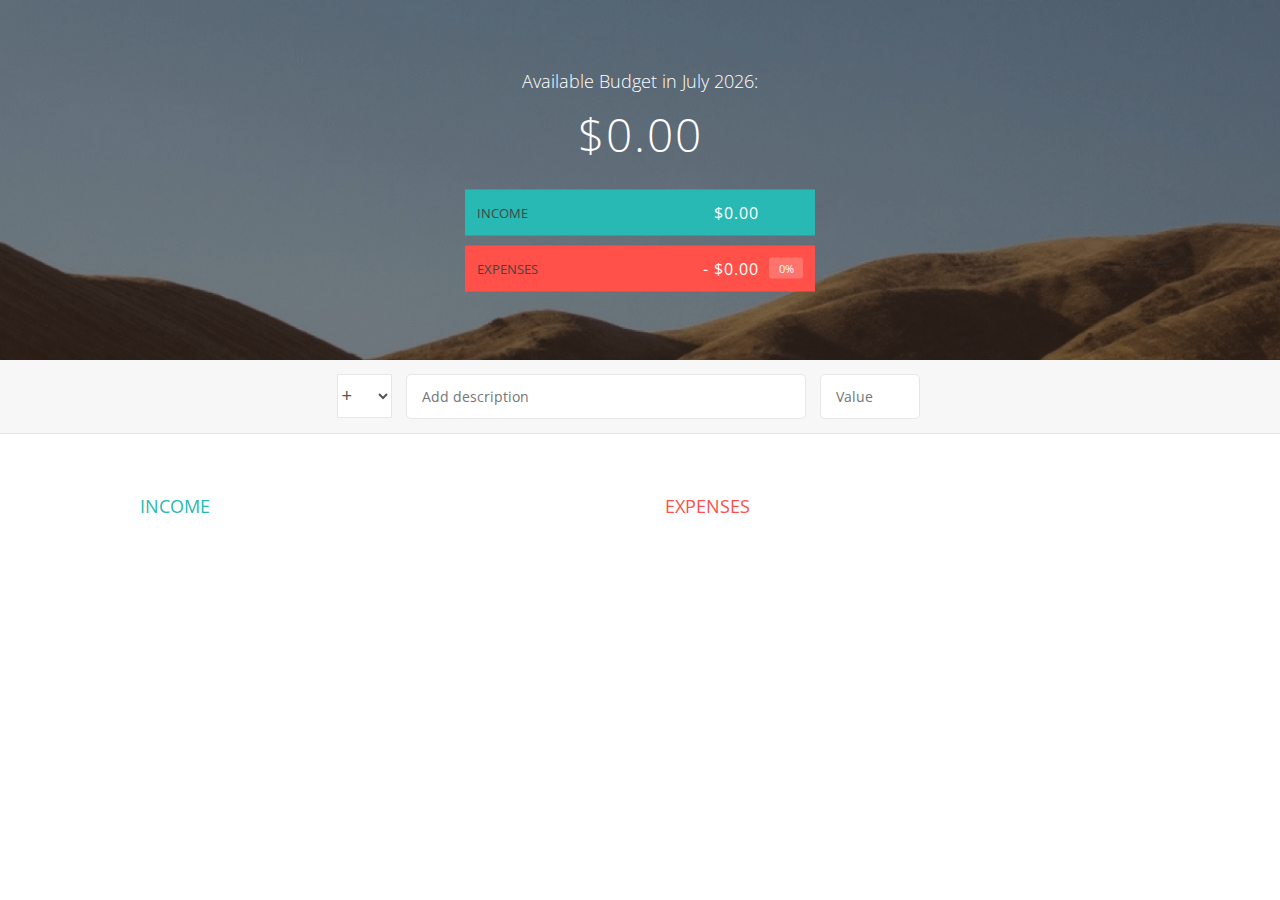
<file: Budget-Calculator/index.html>
<!DOCTYPE html>
<html lang="en">
    <head>
        <meta charset="UTF-8">
        <link href="https://fonts.googleapis.com/css?family=Open+Sans:100,300,400,600" rel="stylesheet" type="text/css">
        <link href="http://code.ionicframework.com/ionicons/2.0.1/css/ionicons.min.css" rel="stylesheet" type="text/css">
        <link type="text/css" rel="stylesheet" href="style.css">
        <link rel="shortcut icon" href="favicon.png" type="image/x-icon">
        <title>Budgety</title>
    </head>
    <body>
        
        <div class="top">
            <div class="budget">
                <div class="budget__title">
                    Available Budget in <span class="budget__title--month">%Month%</span>:
                </div>
                
                <div class="budget__value">+ 2,345.64</div>
                
                <div class="budget__income clearfix">
                    <div class="budget__income--text">Income</div>
                    <div class="right">
                        <div class="budget__income--value">+ 4,300.00</div>
                        <div class="budget__income--percentage">&nbsp;</div>
                    </div>
                </div>
                
                <div class="budget__expenses clearfix">
                    <div class="budget__expenses--text">Expenses</div>
                    <div class="right clearfix">
                        <div class="budget__expenses--value">- 1,954.36</div>
                        <div class="budget__expenses--percentage">45%</div>
                    </div>
                </div>
            </div>
        </div>
        
        
        
        <div class="bottom">
            <div class="add">
                <div class="add__container">
                    <select class="add__type">
                        <option value="inc" selected>+</option>
                        <option value="exp">-</option>
                    </select>
                    <input type="text" class="add__description" placeholder="Add description">
                    <input type="number" class="add__value" placeholder="Value">
                    <button class="add__btn"><i class="ion-ios-checkmark-outline"></i></button>
                </div>
            </div>
            
            <div class="container clearfix">
                <div class="income">
                    <h2 class="icome__title">Income</h2>
                    
                    <div class="income__list">
                       
                        
                        <!-- <div class="item clearfix" id="income-0">
                            <div class="item__description">Salary</div>
                            <div class="right clearfix">
                                <div class="item__value">+ 2,100.00</div>
                                <div class="item__delete">
                                    <button class="item__delete--btn"><i class="ion-ios-close-outline"></i></button>
                                </div>
                            </div>
                        </div>
                        
                        <div class="item clearfix" id="income-1">
                            <div class="item__description">Sold car</div>
                            <div class="right clearfix">
                                <div class="item__value">+ 1,500.00</div>
                                <div class="item__delete">
                                    <button class="item__delete--btn"><i class="ion-ios-close-outline"></i></button>
                                </div>
                            </div>
                        </div> -->
                       
                        
                    </div>
                </div>
                
                
                
                <div class="expenses">
                    <h2 class="expenses__title">Expenses</h2>
                    
                    <div class="expenses__list">
                       
                        
                        <!-- <div class="item clearfix" id="expense-0">
                            <div class="item__description">Apartment rent</div>
                            <div class="right clearfix">
                                <div class="item__value">- 900.00</div>
                                <div class="item__percentage">21%</div>
                                <div class="item__delete">
                                    <button class="item__delete--btn"><i class="ion-ios-close-outline"></i></button>
                                </div>
                            </div>
                        </div>

                        <div class="item clearfix" id="expense-1">
                            <div class="item__description">Grocery shopping</div>
                            <div class="right clearfix">
                                <div class="item__value">- 435.28</div>
                                <div class="item__percentage">10%</div>
                                <div class="item__delete">
                                    <button class="item__delete--btn"><i class="ion-ios-close-outline"></i></button>
                                </div>
                            </div>
                        </div> -->
                       
                        
                    </div>
                </div>
            </div>
            
            
        </div>
        
        <script src="app.js"></script>
    </body>
</html>
</file>
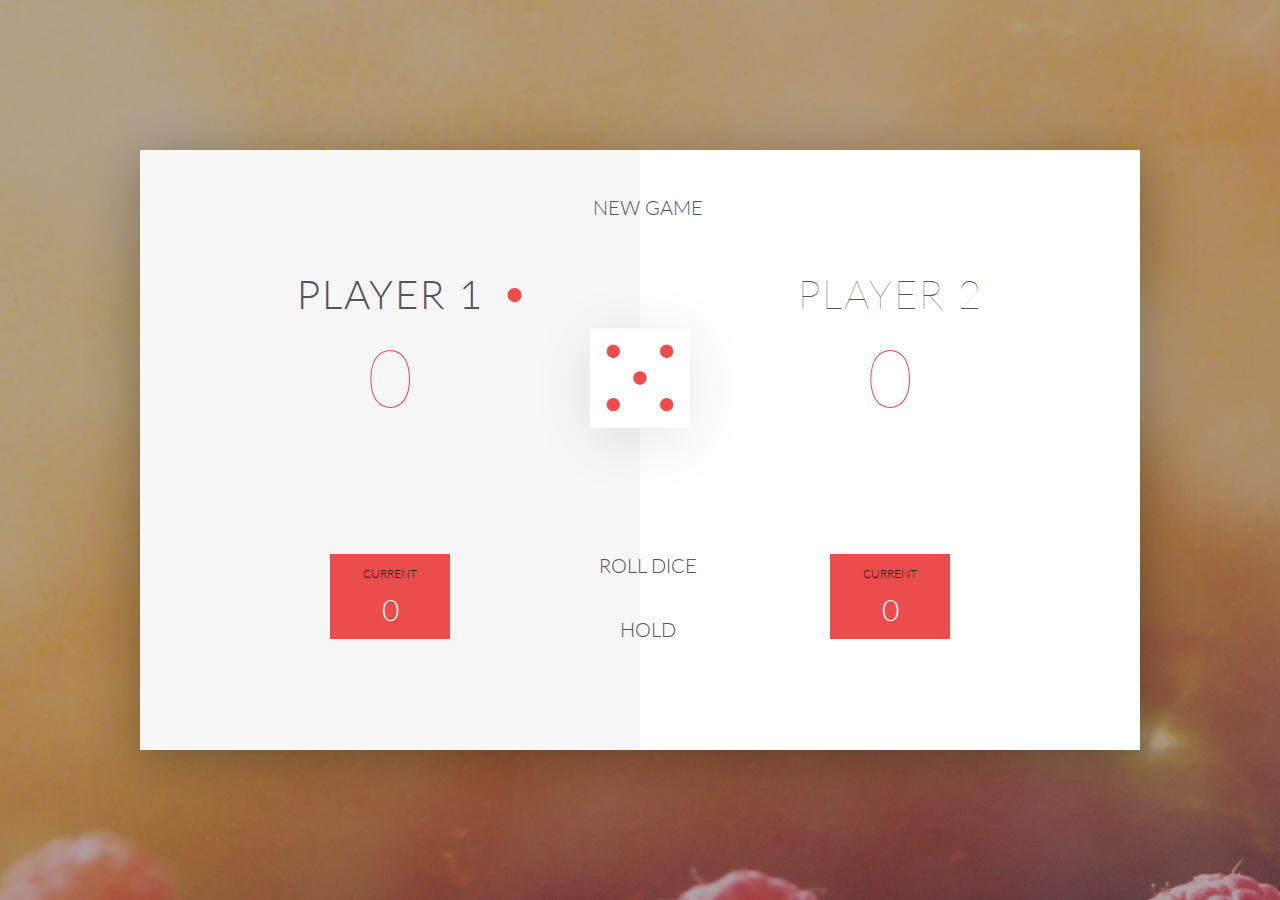
<file: Pig-Game/index.html>
<!DOCTYPE html>
<html lang="en">
    <head>
        <meta charset="UTF-8">
        <link href="https://fonts.googleapis.com/css?family=Lato:100,300,600" rel="stylesheet" type="text/css">
        <link href="http://code.ionicframework.com/ionicons/2.0.1/css/ionicons.min.css" rel="stylesheet" type="text/css">
        <link type="text/css" rel="stylesheet" href="style.css">
        
        <title>Pig Game</title>
    </head>

    <body>
        <div class="wrapper clearfix">
            <div class="player-0-panel active">
                <div class="player-name" id="name-0">Player 1</div>
                <div class="player-score" id="score-0">43</div>
                <div class="player-current-box">
                    <div class="player-current-label">Current</div>
                    <div class="player-current-score" id="current-0">11</div>
                </div>
            </div>
            
            <div class="player-1-panel">
                <div class="player-name" id="name-1">Player 2</div>
                <div class="player-score" id="score-1">72</div>
                <div class="player-current-box">
                    <div class="player-current-label">Current</div>
                    <div class="player-current-score" id="current-1">0</div>
                </div>
            </div>
            
            <button class="btn-new"><i class="ion-ios-plus-outline"></i>New game</button>
            <button class="btn-roll"><i class="ion-ios-loop"></i>Roll dice</button>
            <button class="btn-hold"><i class="ion-ios-download-outline"></i>Hold</button>
            
            <img src="dice-5.png" alt="Dice" class="dice">
        </div>
        
        <script src="app.js"></script>
    </body>
</html>
</file>
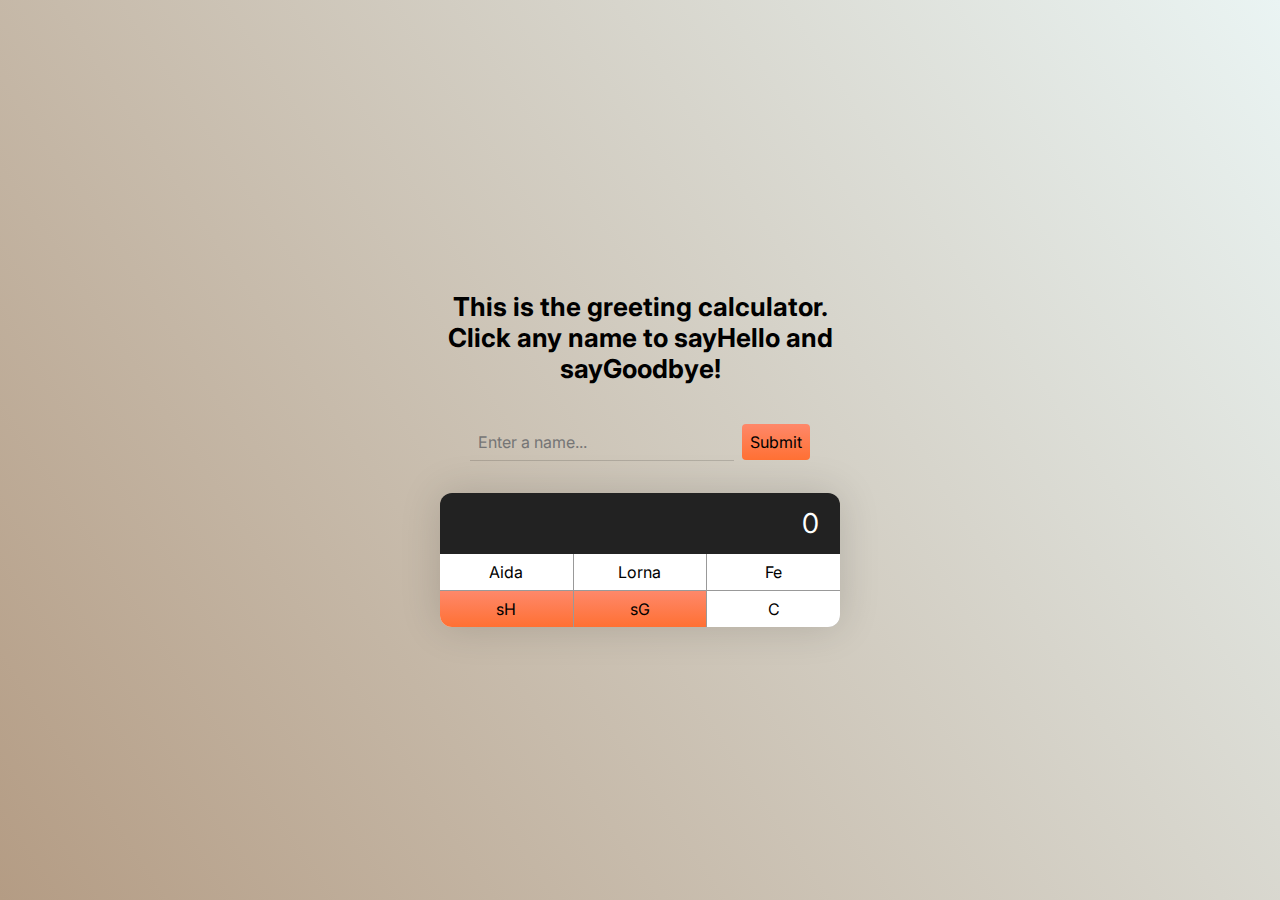
<file: SayHello/index.html>
<!DOCTYPE html>
<html lang="en">
<head>
    <meta charset="UTF-8">
    <meta name="viewport" content="width=device-width, initial-scale=1.0">
    <link rel="stylesheet" href="styles.css">
    <link rel="preconnect" href="https://fonts.gstatic.com">
    <link href="https://fonts.googleapis.com/css2?family=Inter&display=swap" rel="stylesheet">
    <link rel="shortcut icon" href="favicon.png" type="image/x-icon">
    <title>Say Hello</title>
</head>
<body>
    <main>
        <h1>This is the greeting calculator.<br>Click any name to sayHello and sayGoodbye!</h1>
        <!-- Name Input Form -->
        <div id="name-form">
            <!-- Name Input Area -->
            <input id="name-field" type="text" placeholder="Enter a name...">
            <button id="enter-name">Submit</button>
        </div>
        <!-- Calculator Body -->
        <div id="calculator">
            <!-- Display Screen -->
            <div id="display-screen">
                <span id="display-text">0</span>
            </div>
            <!-- Calculator Keys -->
            <div class="calculator__keys">
                <!-- Name Buttons -->
                <button id="name-1">Aida</button>
                <button id="name-2">Lorna</button>
                <button id="name-3">Fe</button>
                <!-- Main Action Buttons -->
                <button id="say-hello" class="key--equal">sH</button>
                <button id="say-bye" class="key--equal">sG</button>
                <button id="clear">C</button>
            </div>
        </div>
    </main>
    <script src="app.js"></script>
</body>
</html>
</file>
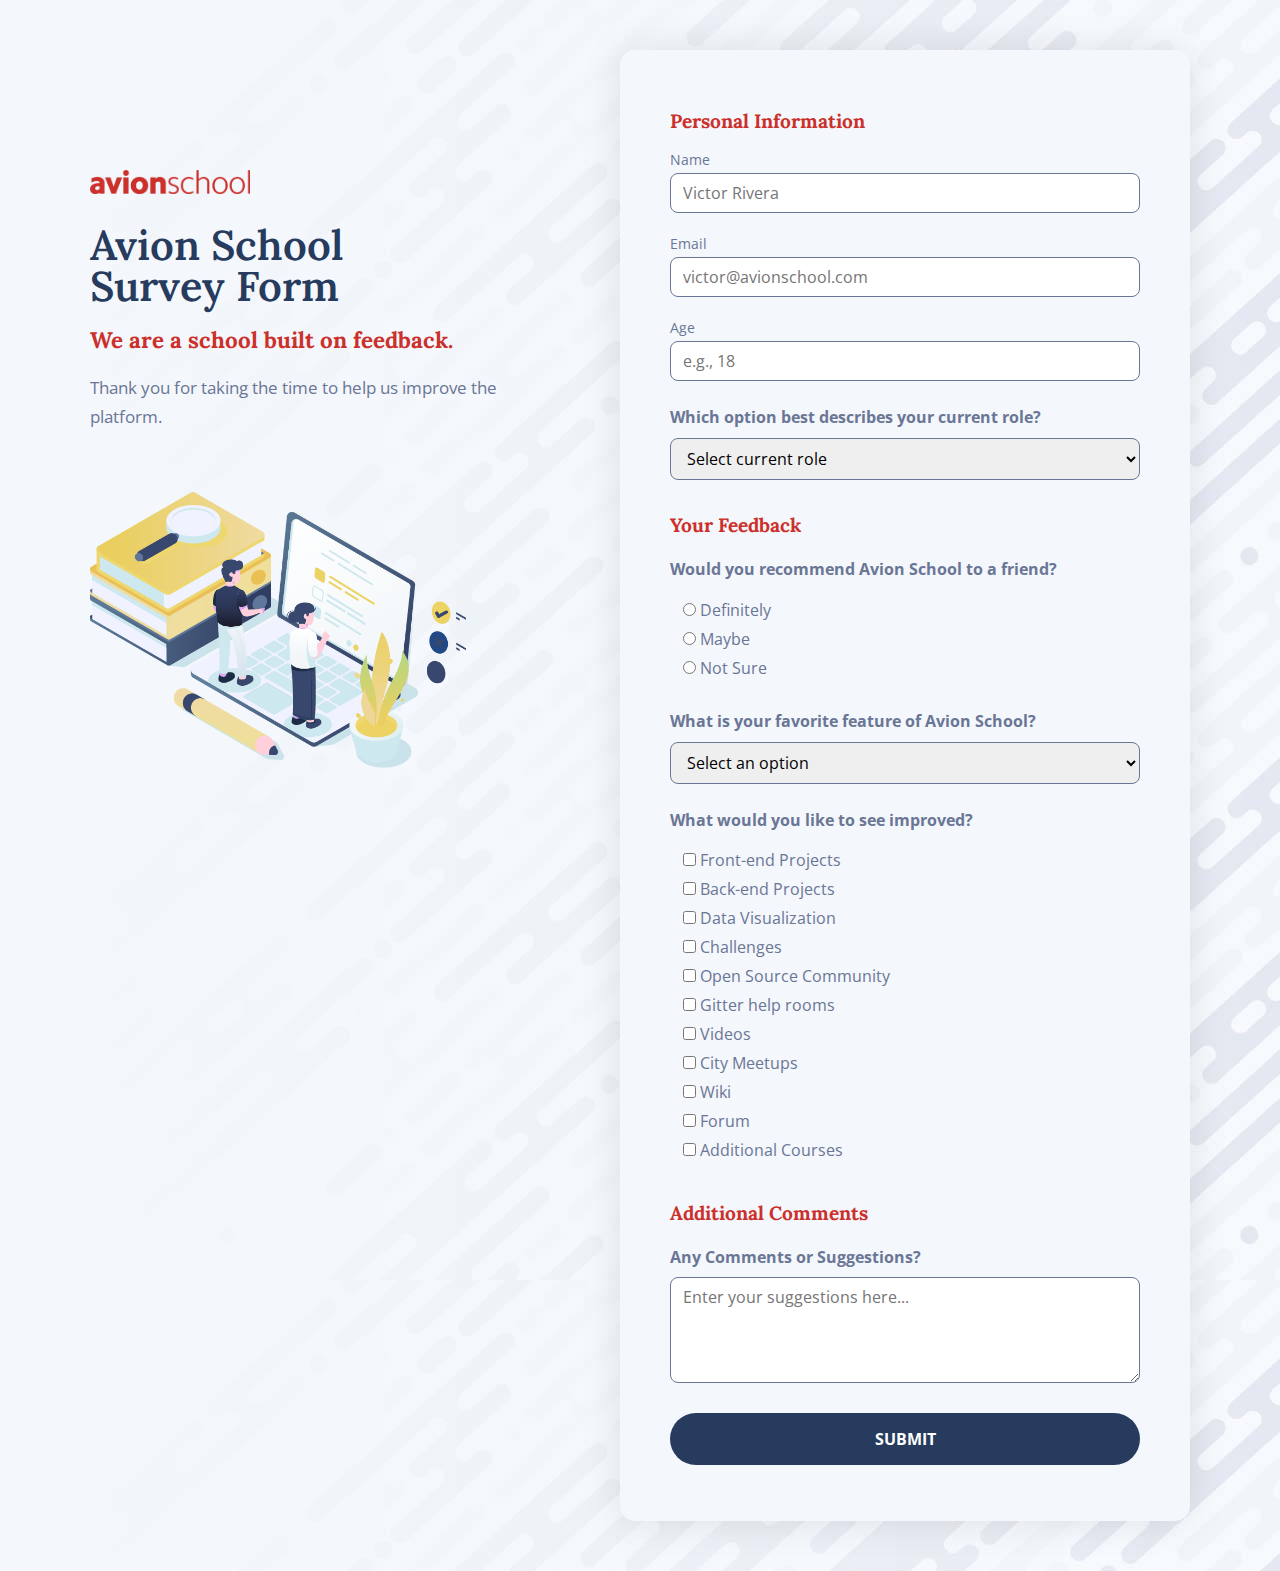
<file: Survey-Form/index.html>
<!DOCTYPE html>
<html lang="en">
<head>
    <meta charset="UTF-8">
    <meta name="viewport" content="width=device-width, initial-scale=1.0">
    <title>Avion School Survey Form</title>
    <link href="https://fonts.googleapis.com/css2?family=Lora:ital,wght@0,600;0,700;1,600;1,700&display=swap" rel="stylesheet">
    <link href="https://fonts.googleapis.com/css2?family=Open+Sans:ital,wght@0,300;0,700;1,300;1,700&display=swap" rel="stylesheet">
    <link rel="stylesheet" href="styles.css">
    <link rel="shortcut icon" href="favicon.png" type="image/x-icon">
</head>
<body>
    <main>
        <div id="section">
            <div id="intro">
                <img id="logo" src="logo.png" alt="Avion School Logo">
                <h1 id="title">Avion School <br>Survey Form</h1>
                <h2>We are a school built on feedback.</h2>
                <p id="description">Thank you for taking the time to help us improve the platform.</p>
                <img id="illustration" src="survey.png" alt="">
            </div>
            <div id="container">
                <form id="survey-form" action="" method="post">
                    <h3>Personal Information</h3>
                        <!-- Name / Text -->
                        <label id="name-label" for="name">Name</label>
                        <input type="text" name="name" id="name" placeholder="Victor Rivera" required pattern="^[A-Za-z ]+$" title="Please enter a valid name">
                        <div class="spacer"></div>
                        <!-- Email -->
                        <label id="email-label" for="email">Email</label>
                        <input type="email" name="email" id="email" placeholder="victor@avionschool.com" required pattern="[^@]+@[^@]+\.[a-zA-Z]{2,6}" title="Please enter a valid email address">
                        <div class="spacer"></div>
                        <!-- Age / Number -->
                        <label id="number-label" for="number">Age</label>
                        <input type="number" name="number" id="number" min="18" max="65" placeholder="e.g., 18" pattern="[0-9]{2}" title="You should be between 18-65 years old">
                        <div class="spacer"></div>
                        <!-- Role /  Select -->
                        <label class="question" for="dropdown">Which option best describes your current role?</label>
                            <select name="role" id="dropdown" required>
                                <option value="placeholder" disabled selected>Select current role</option>
                                <option value="designer">Designer</option>
                                <option value="developer">Developer</option>
                                <option value="engineer">Engineer</option>
                                <option value="data-analyst">Data Analyst</option>
                                <option value="other">Other</option>
                            </select>
                        <div class="spacer"></div>
                    <h3>Your Feedback</h3>
                        <!-- Reco / Radio -->
                        <label class="question" for="reco">Would you recommend Avion School to a friend?</label>
                            <fieldset id="reco" name="reco">
                                <input type="radio" id="definitely" name="reco" value="definitely">
                                <label for="definitely">Definitely</label><br>
                                <input type="radio" id="maybe" name="reco" value="maybe">
                                <label for="maybe">Maybe</label><br>
                                <input type="radio" id="not-sure" name="reco" value="not-sure">
                                <label for="not-sure">Not Sure</label><br>
                            </fieldset>
                        <div class="spacer"></div>
                        <!-- Feature / Select -->
                        <label class="question" for="feature">What is your favorite feature of Avion School?</label>
                            <select name="feature" id="feature" required>
                                <option value="placeholder" disabled selected>Select an option</option>
                                <option value="lectures">Lectures</option>
                                <option value="projects">Projects</option>
                                <option value="career">Career Placement</option>
                                <option value="instructors">Instructors</option>
                                <option value="classmates">Classmates</option>
                                <option value="other">Other</option>
                            </select>
                        <div class="spacer"></div>
                        <!-- Improve -->
                        <label class="question" for="improve">What would you like to see improved?</label>
                            <fieldset id="improve" name="improve">
                                <input type="checkbox" id="front-end" name="improve" value="front-end">
                                <label for="front-end">Front-end Projects</label><br>
                                <input type="checkbox" id="back-end" name="improve" value="back-end">
                                <label for="back-end">Back-end Projects</label><br>
                                <input type="checkbox" id="data" name="improve" value="data">
                                <label for="data">Data Visualization</label><br>
                                <input type="checkbox" id="challenges" name="improve" value="challenges">
                                <label for="challenges">Challenges</label><br>
                                <input type="checkbox" id="open-source" name="improve" value="open-source">
                                <label for="open-source">Open Source Community</label><br>
                                <input type="checkbox" id="gitter" name="improve" value="gitter">
                                <label for="gitter">Gitter help rooms</label><br>
                                <input type="checkbox" id="videos" name="improve" value="videos">
                                <label for="videos">Videos</label><br>
                                <input type="checkbox" id="city" name="improve" value="city">
                                <label for="city">City Meetups</label><br>
                                <input type="checkbox" id="wiki" name="improve" value="wiki">
                                <label for="wiki">Wiki</label><br>
                                <input type="checkbox" id="forum" name="improve" value="forum">
                                <label for="forum">Forum</label><br>
                                <input type="checkbox" id="additional" name="improve" value="additional">
                                <label for="additional">Additional Courses</label><br>
                            </fieldset>
                        <div class="spacer"></div>
                    <h3>Additional Comments</h3>
                        <!-- Comments -->
                        <label class="question" for="comments">Any Comments or Suggestions?</label>
                        <textarea name="comments" id="comments" cols="30" rows="4" placeholder="Enter your suggestions here..."></textarea>
                        <div class="spacer"></div>
                        <!-- Submit -->
                        <input id="submit" type="submit" value="Submit">
                </form>
            </div>
        </div>
    </main>
</body>
</html>
</file>
<file: Budget-Calculator/style.css>
/**********************************************
*** GENERAL
**********************************************/

* {
    margin: 0;
    padding: 0;
    box-sizing: border-box;
}

.clearfix::after {
    content: "";
    display: table;
    clear: both;
}

body {
    color: #555;
    font-family: Open Sans;
    font-size: 16px;
    position: relative;
    height: 100vh;
    font-weight: 400;
}

.right { float: right; }
.red { color: #FF5049 !important; }
.red-focus:focus { border: 1px solid #FF5049 !important; }

/**********************************************
*** TOP PART
**********************************************/

.top {
    height: 40vh;
    background-image: linear-gradient(rgba(0, 0, 0, 0.35), rgba(0, 0, 0, 0.35)), url(back.png);
    background-size: cover;
    background-position: center;
    position: relative;
}

.budget {
    position: absolute;
    width: 350px;
    top: 50%;
    left: 50%;
    transform: translate(-50%, -50%);
    color: #fff;
}

.budget__title {
    font-size: 18px;
    text-align: center;
    margin-bottom: 10px;
    font-weight: 300;
}

.budget__value {
    font-weight: 300;
    font-size: 46px;
    text-align: center;
    margin-bottom: 25px;
    letter-spacing: 2px;
}

.budget__income,
.budget__expenses {
    padding: 12px;
    text-transform: uppercase;
}

.budget__income {
    margin-bottom: 10px;
    background-color: #28B9B5;
}

.budget__expenses {
    background-color: #FF5049;
}

.budget__income--text,
.budget__expenses--text {
    float: left;
    font-size: 13px;
    color: #444;
    margin-top: 2px;
}

.budget__income--value,
.budget__expenses--value {
    letter-spacing: 1px;
    float: left;
}

.budget__income--percentage,
.budget__expenses--percentage {
    float: left;
    width: 34px;
    font-size: 11px;
    padding: 3px 0;
    margin-left: 10px;
}

.budget__expenses--percentage {
    background-color: rgba(255, 255, 255, 0.2);
    text-align: center;
    border-radius: 3px;
}


/**********************************************
*** BOTTOM PART
**********************************************/

/***** FORM *****/
.add {
    padding: 14px;
    border-bottom: 1px solid #e7e7e7;
    background-color: #f7f7f7;
}

.add__container {
    margin: 0 auto;
    text-align: center;
}

.add__type {
    width: 55px;
    border: 1px solid #e7e7e7;
    height: 44px;
    font-size: 18px;
    color: inherit;
    background-color: #fff;
    margin-right: 10px;
    font-weight: 300;
    transition: border 0.3s;
}

.add__description,
.add__value {
    border: 1px solid #e7e7e7;
    background-color: #fff;
    color: inherit;
    font-family: inherit;
    font-size: 14px;
    padding: 12px 15px;
    margin-right: 10px;
    border-radius: 5px;
    transition: border 0.3s;
}

.add__description { width: 400px;}
.add__value { width: 100px;}

.add__btn {
    font-size: 35px;
    background: none;
    border: none;
    color: #28B9B5;
    cursor: pointer;
    display: inline-block;
    vertical-align: middle;
    line-height: 1.1;
    margin-left: 10px;
}

.add__btn:active { transform: translateY(2px); }

.add__type:focus,
.add__description:focus,
.add__value:focus {
    outline: none;
    border: 1px solid #28B9B5;
}

.add__btn:focus { outline: none; }

/***** LISTS *****/
.container {
    width: 1000px;
    margin: 60px auto;
}

.income {
    float: left;
    width: 475px;
    margin-right: 50px;
}

.expenses {
    float: left;
    width: 475px;
}

h2 {
    text-transform: uppercase;
    font-size: 18px;
    font-weight: 400;
    margin-bottom: 15px;
}

.icome__title { color: #28B9B5; }
.expenses__title { color: #FF5049; }

.item {
    padding: 13px;
    border-bottom: 1px solid #e7e7e7;
}

.item:first-child { border-top: 1px solid #e7e7e7; }
.item:nth-child(even) { background-color: #f7f7f7; }

.item__description {
    float: left;
}

.item__value {
    float: left;
    transition: transform 0.3s;
}

.item__percentage {
    float: left;
    margin-left: 20px;
    transition: transform 0.3s;
    font-size: 11px;
    background-color: #FFDAD9;
    padding: 3px;
    border-radius: 3px;
    width: 32px;
    text-align: center;
}

.income .item__value,
.income .item__delete--btn {
    color: #28B9B5;
}

.expenses .item__value,
.expenses .item__percentage,
.expenses .item__delete--btn {
    color: #FF5049;
}


.item__delete {
    float: left;
}

.item__delete--btn {
    font-size: 22px;
    background: none;
    border: none;
    cursor: pointer;
    display: inline-block;
    vertical-align: middle;
    line-height: 1;
    display: none;
}

.item__delete--btn:focus { outline: none; }
.item__delete--btn:active { transform: translateY(2px); }

.item:hover .item__delete--btn { display: block; }
.item:hover .item__value { transform: translateX(-20px); }
.item:hover .item__percentage { transform: translateX(-20px); }


.unpaid {
    background-color: #FFDAD9 !important;
    cursor: pointer;
    color: #FF5049;

}

.unpaid .item__percentage { box-shadow: 0 2px 6px 0 rgba(0, 0, 0, 0.1); }
.unpaid:hover .item__description { font-weight: 900; }
</file>
<file: Pig-Game/style.css>
/**********************************************
*** GENERAL
**********************************************/

* {
    margin: 0;
    padding: 0;
    box-sizing: border-box;
    
}

.clearfix::after {
    content: "";
    display: table;
    clear: both;
}

body {
    background-image: linear-gradient(rgba(62, 20, 20, 0.4), rgba(62, 20, 20, 0.4)), url(back.jpg);
    background-size: cover;
    background-position: center;
    font-family: Lato;
    font-weight: 300;
    position: relative;
    height: 100vh;
    color: #555;
}

.wrapper {
    width: 1000px;
    position: absolute;
    top: 50%;
    left: 50%;
    transform: translate(-50%, -50%);
    background-color: #fff;
    box-shadow: 0px 10px 50px rgba(0, 0, 0, 0.3);
    overflow: hidden;
}

.player-0-panel,
.player-1-panel {
    width: 50%;
    float: left;
    height: 600px;
    padding: 100px;
}



/**********************************************
*** PLAYERS
**********************************************/

.player-name {
    font-size: 40px;
    text-align: center;
    text-transform: uppercase;
    letter-spacing: 2px;
    font-weight: 100;
    margin-top: 20px;
    margin-bottom: 10px;
    position: relative;
}

.player-score {
    text-align: center;
    font-size: 80px;
    font-weight: 100;
    color: #EB4D4D;
    margin-bottom: 130px;
}

.active { background-color: #f7f7f7; }
.active .player-name { font-weight: 300; }

.active .player-name::after {
    content: "\2022";
    font-size: 47px;
    position: absolute;
    color: #EB4D4D;
    top: -7px;
    right: 10px;
    
}

.final-score {
    position: absolute;
    left: 50%;
    transform: translateX(-50%);
    top: 520px;
    color: #222831;
    font-size: 18px;
    font-family: 'Lato', sans-serif;
    text-align: center;
    padding: 10px;
    width: 160px;
    text-transform: uppercase;
}

.final-score:focus {
    background: #ccc;
    outline: none;
}

.player-current-box {
    background-color: #EB4D4D;
    color: #fff;
    width: 40%;
    margin: 0 auto;
    padding: 12px;
    text-align: center;
}

.player-current-label {
    text-transform: uppercase;
    margin-bottom: 10px;
    font-size: 12px;
    color: #222;
}

.player-current-score {
    font-size: 30px;
}

button {
    position: absolute;
    width: 200px;
    left: 50%;
    transform: translateX(-50%);
    color: #555;
    background: none;
    border: none;
    font-family: Lato;
    font-size: 20px;
    text-transform: uppercase;
    cursor: pointer;
    font-weight: 300;
    transition: background-color 0.3s, color 0.3s;
}

button:hover { font-weight: 600; }
button:hover i { margin-right: 20px; }

button:focus {
    outline: none;
}

i {
    color: #EB4D4D;
    display: inline-block;
    margin-right: 15px;
    font-size: 32px;
    line-height: 1;
    vertical-align: text-top;
    margin-top: -4px;
    transition: margin 0.3s;
}

.btn-new { top: 45px;}
.btn-roll { top: 403px;}
.btn-hold { top: 467px;}

.dice {
    position: absolute;
    left: 50%;
    top: 178px;
    transform: translateX(-50%);
    height: 100px;
    box-shadow: 0px 10px 60px rgba(0, 0, 0, 0.10);
}

.winner { background-color: #f7f7f7; }
.winner .player-name { font-weight: 300; color: #EB4D4D; }
</file>
<file: Survey-Form/styles.css>
/* Global Selector */
* {
    transition: all 0.4s ease-in-out;
}

/* Body */
body {
    background-image: url('background.jpg');
    margin: 0;
    padding: 0;
    font-family: 'Open Sans', sans-serif;
    font-size: 15px;
    line-height: 1em;
}

body, html {
    max-width: 100%;
    overflow-x: hidden;
}

/* Main */
main {
    max-width: 1100px;
    display: block;
    margin-left: auto;
    margin-right: auto;
}

/* Section */
#section {
    display: flex;
    flex-direction: row;
    justify-content: center;
    align-content: center;
    padding: 50px 0;
}

/* Intro Area */
#intro {
    flex-basis: 50%;
    display: flex;
    flex-direction: column;
    justify-content: flex-start;
    align-content: flex-start;
    margin: 120px 60px 0 0;
}

#logo {
    width: 160px;
    margin-bottom: 20px;
}

#illustration {
    margin: 50px 0 0;
    max-width: 80%;
}

/* Container */
#container {
    background-color: #F4F7FC;
    flex-basis: 50%;
    width: 100%;
    display: block;
    margin-left: auto;
    margin-right: auto;
    border-radius: 15px;
    box-shadow: 0 0 40px 0 rgba(0,0,0,0.1);
    padding: 50px;
}

#logo {
    width: 160px;
    margin-bottom: 20px;
}

/* All Form Items */
input, select, textarea {
    display: block;
    width: 100%;
    margin: 6px 0;
    padding: 8px 12px;
    font-family: 'Open Sans', sans-serif;
    font-size: 16px;
    border: 1px solid #6a7695;
    border-radius: 8px;
    box-sizing: inherit;
    box-sizing: border-box;
}

input:focus, select:focus, textarea:focus {
    border: 1px solid #263b5e;
    outline: none;
}

fieldset {
    border: none;
}

input[type='radio'], input[type='checkbox'] {
    display: inline-block;
    width: auto;
    padding: 0;
    margin: 8px 0;
}

#submit {
    color: #ffffff;
    font-weight: 700;
    text-transform: uppercase;
    padding: 15px 20px;
    background-color: #263b5e;
    border: none;
    border-radius: 40px;
}

#submit:hover {
    font-weight: 700;
    text-transform: uppercase;
    background-color: #cc302b;
}

/* Spacer */
.spacer {
    display: block;
    width: 100%;
    height: 18px;
}

/* Typography */
h1, h2, h3, p {
    margin: 10px 0;
}

h1 {
    font-family: Lora, serif;
    font-weight: 600;
    font-size: 2.6rem;
    line-height: 1em;
    color: #263b5e;
}

h2 {
    font-family: Lora, serif;
    font-weight: 700;
    font-size: 1.4rem;
    line-height: 1.2em;
    color: #cc302b;
    margin-top: 10px;
}

h3 {
    font-family: Lora, serif;
    font-weight: 700;
    font-size: 1.2rem;
    line-height: 1.2em;
    color: #cc302b;
    margin-bottom: 20px; 
}

p {
    font-size: 17px;
    line-height: 1.7em;
    color: #6a7695;
}

label {
    font-size: 16px;
    display: inline-block;
    line-height: 1.6em;
    color: #6a7695;
}

#name-label, #email-label, #number-label {
    font-size: 14px;
    line-height: 1em;
    display: block;
    color: #6a7695;
}

.question {
    display: block;
    margin-bottom: 7px;
    font-weight: 700;
    color: #6a7695;
}


/* Mobile Settings */
@media only screen and (max-width: 1119px) {
    #section {
        flex-direction: column;
        padding: 20px;
    }

    #intro {
        margin: 20px 0 20px 0;
    }

    #container {
        width: 100%;
        box-sizing: border-box;
    }

    #logo {
        width: 120px;
        margin-bottom: 20px;
        display: block;
        margin-left: auto;
        margin-right: auto;
    }
    
    #illustration {
        display: none;
    }

    h1 {
        font-size: 1.8rem;
        text-align: center;
    }
    
    h2 {
        line-height: 1.3em;
        text-align: center;
    }
    
    h3 {
        line-height: 1.2em;
        text-align: center;
    }
    
    p {
        font-size: 16px;
        text-align: center;
    }
  }
</file>
<file: SayHello/styles.css>
/* Resets */

:root {
    font-family: Inter, sans-serif;
}

html {
  box-sizing: border-box;
}

*,
*::before,
*::after {
  box-sizing: inherit;
}


/* Body */
body {
    margin: 0;
    align-items: center;
    background-image: linear-gradient(236deg, #eaf4f3, #b49c84);
    display: flex;
    height: 100vh;
    justify-content: center;
}

/* Inputs and Buttons */
input,
textarea,
button {
  border: 0;
  border-radius: 0;
  background-color: transparent;
  font-size: inherit;
  font-family: inherit;
  font-weight: inherit;
  outline: none;
  appearance: none;
  text-align: left;
  padding: 0.5em;
}

input:hover,
input:active,
input:focus,
textarea:hover,
textarea:active,
textarea:focus,
button:hover,
button:active,
button:focus {
  outline: none;
}

/* Main */
main {
    display: block;
    max-width: 400px;
    margin-left: auto;
    margin-right: auto;
}

/* Headings 1 */
h1 {
    font-size: 26px;
    text-align: center;
}

/* Name Form */
#name-form {
    max-width: 100%;
    display: flex;
    flex-direction: row;
    justify-content: center;
    align-items: center;
    margin: 40px 0 20px;
}

#name-field {
    border-bottom: 1px solid rgba(0, 0, 0, 0.15);
    margin-right: 8px;
}

#enter-name {
    background-image: linear-gradient(to bottom, #fe886a, #ff7033);
    border-radius: 4px;
}

/* Calculator */
#calculator {
    border-radius: 12px;
    box-shadow: 0 0 40px 0px rgba(0, 0, 0, 0.15);
    margin-left: auto;
    margin-right: auto;
    margin-top: 2em;
    max-width: 100%;
    overflow: hidden;
}

/* Display Screen */
#display-screen {
    background-color: #222222;
    color: #fff;
    font-size: 1.714285714em;
    padding: 0.5em 0.75em;
    text-align: right;
}

/* Display Text */
/* Calculator Keys */
.calculator__keys {
    background-color: #999;
    display: grid;
    grid-gap: 1px;
    grid-template-columns: repeat(3, 1fr);
  }
  
.calculator__keys > * {
    flex-basis: 33.3%;
    background-color: #fff;
    padding: 0.5em 1.25em;
    position: relative;
    text-align: center;
  }
  
  .calculator__keys > *:active::before,
  .calculator__keys > .is-depressed::before {
    background-color: rgba(0, 0, 0, 0.2);
    bottom: 0;
    box-shadow: 0 0 6px 0 rgba(0, 0, 0, 0.5) inset;
    content: "";
    left: 0;
    opacity: 0.3;
    position: absolute;
    right: 0;
    top: 0;
    z-index: 1;
  }

.key--equal {
    background-image: linear-gradient(to bottom, #fe886a, #ff7033);
  }
</file>
